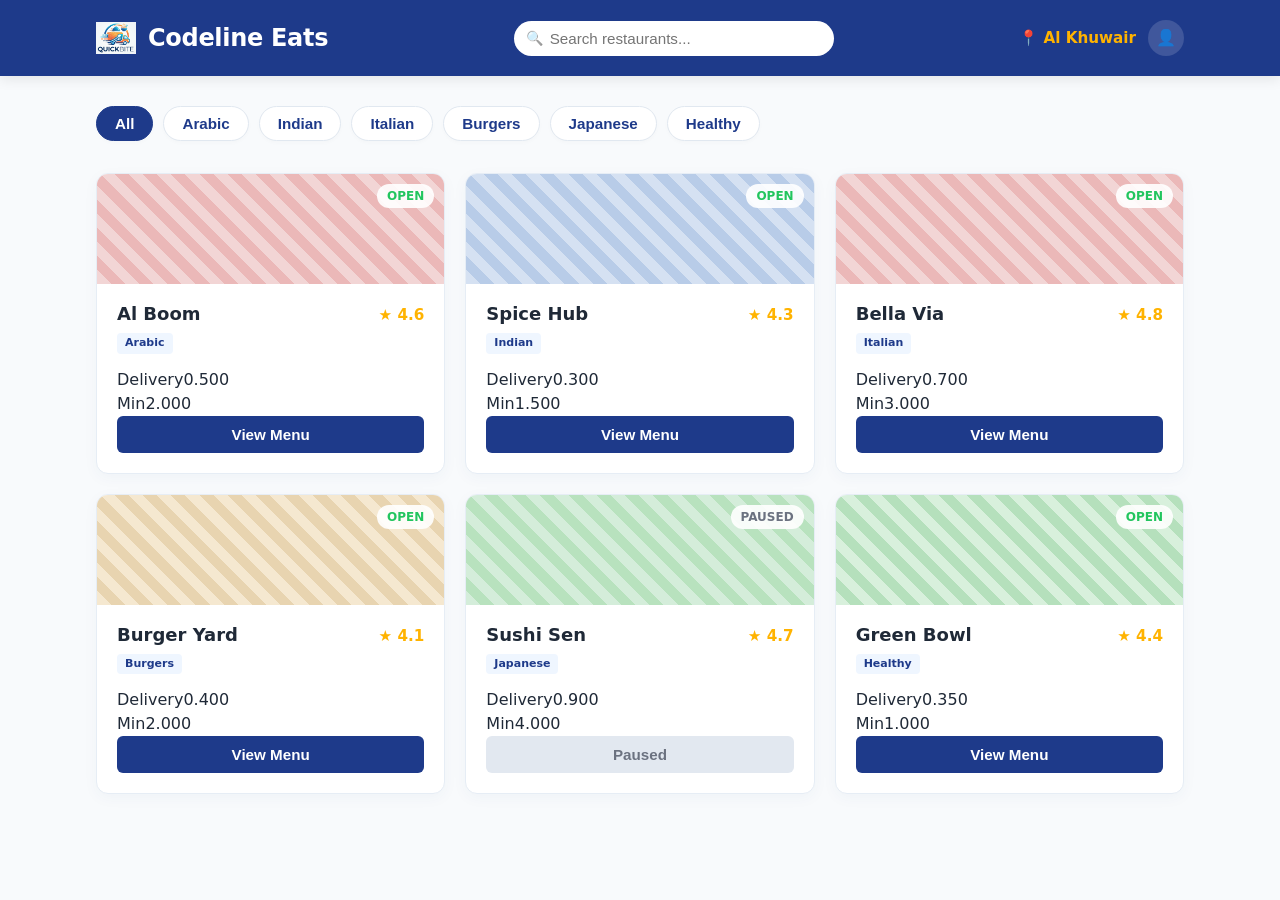
<file: HTML/index.html>
<!DOCTYPE html>
<html lang="en">
<head>
    <meta charset="UTF-8">
    <meta name="viewport" content="width=device-width, initial-scale=1.0">
    <title>Codeline Eats Mockup Preview</title>
    <link rel="stylesheet" href="style.css">
    <script type="module" src="index.js"></script>
</head>
<body>

    <header class="app-header">
        <div class="container app-header__wrapper">
            <div class="app-header__brand">
                <span class="app-header__logo-icon">
                    <img src="logo.png" alt="Codeline Eats Logo" class="brand-logo-img">
                </span>
                <h1 class="app-header__title">Codeline Eats</h1>
            </div>
            <div class="header-search-box">
                <span class="search-icon">🔍</span>
                <input id="search-input" type="text" class="header-search-input" placeholder="Search restaurants...">
            </div>
            <div class="app-header__meta">
                <div class="location-badge">📍 Al Khuwair</div>
                <div class="user-avatar">👤</div>
            </div>
        </div>
    </header>

    <div class="container">
        <section class="filters-container">
            <div class="filters-row">
                <button class="chip chip--active" data-cuisine="All">All</button>
                <button class="chip" data-cuisine="Arabic">Arabic</button>
                <button class="chip" data-cuisine="Indian">Indian</button>
                <button class="chip" data-cuisine="Italian">Italian</button>
                <button class="chip" data-cuisine="Burgers">Burgers</button>
                <button class="chip" data-cuisine="Japanese">Japanese</button>
                <button class="chip" data-cuisine="Healthy">Healthy</button>
            </div>
        </section>

        <section id="restaurant-grid" class="restaurant-grid">
            
            <article class="restaurant-card" data-cuisine="Arabic" data-id="1">
                <div class="restaurant-card__cover pattern-coral">
                    <span class="status-badge status-badge--open">Open</span>
                </div>
                <div class="restaurant-card__body">
                    <div class="title-row">
                        <h3>Al Boom</h3>
                        <span class="rating">★ 4.6</span>
                    </div>
                    <div class="cuisine-tag">Arabic</div>
                    <div class="metrics-row">
                        <div class="metric-field"><span class="metric-label">Delivery</span><span class="metric-value">0.500</span></div>
                        <div class="metric-field"><span class="metric-label">Min</span><span class="metric-value">2.000</span></div>
                    </div>
                    <button class="btn btn--primary" data-id="1">View Menu</button>
                </div>
            </article>

            <article class="restaurant-card" data-cuisine="Indian" data-id="2">
                <div class="restaurant-card__cover pattern-blue">
                    <span class="status-badge status-badge--open">Open</span>
                </div>
                <div class="restaurant-card__body">
                    <div class="title-row">
                        <h3>Spice Hub</h3>
                        <span class="rating">★ 4.3</span>
                    </div>
                    <div class="cuisine-tag">Indian</div>
                    <div class="metrics-row">
                        <div class="metric-field"><span class="metric-label">Delivery</span><span class="metric-value">0.300</span></div>
                        <div class="metric-field"><span class="metric-label">Min</span><span class="metric-value">1.500</span></div>
                    </div>
                    <button class="btn btn--primary" data-id="2">View Menu</button>
                </div>
            </article>

            <article class="restaurant-card" data-cuisine="Italian" data-id="3">
                <div class="restaurant-card__cover pattern-coral">
                    <span class="status-badge status-badge--open">Open</span>
                </div>
                <div class="restaurant-card__body">
                    <div class="title-row">
                        <h3>Bella Via</h3>
                        <span class="rating">★ 4.8</span>
                    </div>
                    <div class="cuisine-tag">Italian</div>
                    <div class="metrics-row">
                        <div class="metric-field"><span class="metric-label">Delivery</span><span class="metric-value">0.700</span></div>
                        <div class="metric-field"><span class="metric-label">Min</span><span class="metric-value">3.000</span></div>
                    </div>
                    <button class="btn btn--primary" data-id="3">View Menu</button>
                </div>
            </article>

            <article class="restaurant-card" data-cuisine="Burgers" data-id="4">
                <div class="restaurant-card__cover pattern-tan">
                    <span class="status-badge status-badge--open">Open</span>
                </div>
                <div class="restaurant-card__body">
                    <div class="title-row">
                        <h3>Burger Yard</h3>
                        <span class="rating">★ 4.1</span>
                    </div>
                    <div class="cuisine-tag">Burgers</div>
                    <div class="metrics-row">
                        <div class="metric-field"><span class="metric-label">Delivery</span><span class="metric-value">0.400</span></div>
                        <div class="metric-field"><span class="metric-label">Min</span><span class="metric-value">2.000</span></div>
                    </div>
                    <button class="btn btn--primary" data-id="4">View Menu</button>
                </div>
            </article>

            <article class="restaurant-card" data-cuisine="Japanese" data-id="5">
                <div class="restaurant-card__cover pattern-mint">
                    <span class="status-badge status-badge--paused">Paused</span>
                </div>
                <div class="restaurant-card__body">
                    <div class="title-row">
                        <h3>Sushi Sen</h3>
                        <span class="rating">★ 4.7</span>
                    </div>
                    <div class="cuisine-tag">Japanese</div>
                    <div class="metrics-row">
                        <div class="metric-field"><span class="metric-label">Delivery</span><span class="metric-value">0.900</span></div>
                        <div class="metric-field"><span class="metric-label">Min</span><span class="metric-value">4.000</span></div>
                    </div>
                    <button class="btn btn--disabled" disabled>Paused</button>
                </div>
            </article>

            <article class="restaurant-card" data-cuisine="Healthy" data-id="6">
                <div class="restaurant-card__cover pattern-green">
                    <span class="status-badge status-badge--open">Open</span>
                </div>
                <div class="restaurant-card__body">
                    <div class="title-row">
                        <h3>Green Bowl</h3>
                        <span class="rating">★ 4.4</span>
                    </div>
                    <div class="cuisine-tag">Healthy</div>
                    <div class="metrics-row">
                        <div class="metric-field"><span class="metric-label">Delivery</span><span class="metric-value">0.350</span></div>
                        <div class="metric-field"><span class="metric-label">Min</span><span class="metric-value">1.000</span></div>
                    </div>
                    <button class="btn btn--primary" data-id="6">View Menu</button>
                </div>
            </article>
        </section>
    </div>

</body>
</html>
</file>
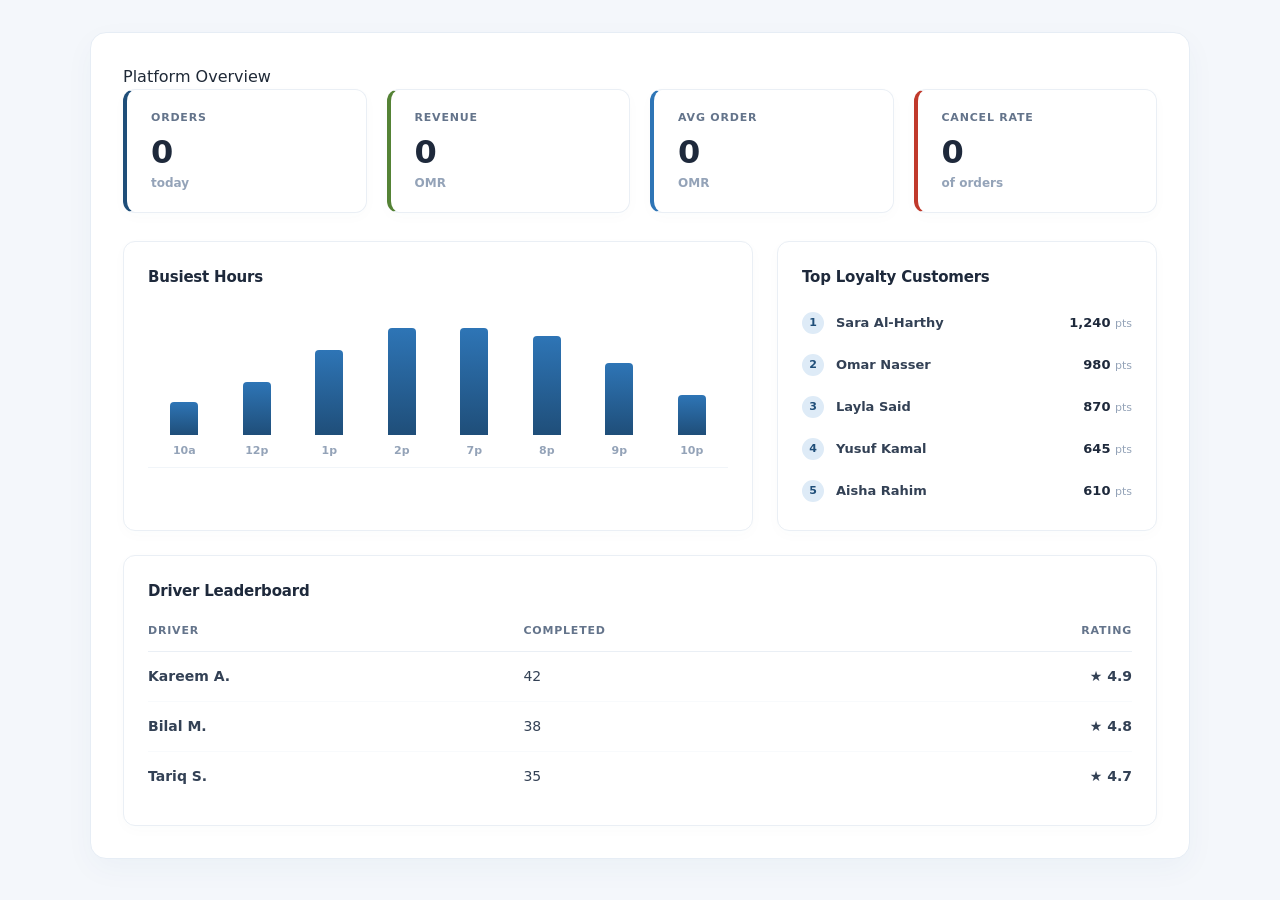
<file: HTML/admin.html>
<!DOCTYPE html>
<html lang="en">
<head>
    <meta charset="UTF-8">
    <meta name="viewport" content="width=device-width, initial-scale=1.0">
    <title>Admin Dashboard - Codeline Eats</title>
    <link rel="stylesheet" href="style.css">
    <script type="module" src="admin.js"></script>
</head>
<body class="admin-body">

    <main class="container admin-container">
        <div class="endpoint-badge">Platform Overview</div>
        <section class="metrics-grid">
            <div class="metric-card metric-card--orders">
                <span class="metric-title">ORDERS</span>
                <div class="metric-value-row">
                <span id="metric-orders" class="metric-number">0</span>                </div>
                <span class="metric-sub">today</span>
            </div>

            <div class="metric-card metric-card--revenue">
                <span class="metric-title">REVENUE</span>
                <div class="metric-value-row">
                <span id="metric-revenue" class="metric-number">0</span>                </div>
                <span class="metric-sub">OMR</span>
            </div>

            <div class="metric-card metric-card--avg">
                <span class="metric-title">AVG ORDER</span>
                <div class="metric-value-row">
                <span id="metric-average" class="metric-number">0</span>
                </div>
                <span class="metric-sub">OMR</span>
            </div>

            <div class="metric-card metric-card--cancel">
                <span class="metric-title">CANCEL RATE</span>
                <div class="metric-value-row">
                <span id="metric-cancel" class="metric-number">0</span>
                </div>
                <span class="metric-sub">of orders</span>
            </div>
        </section>

        <section class="dashboard-mid-grid">
            
            <div class="admin-panel busiest-panel">
                <h3 class="panel-title">Busiest Hours</h3>
                <div class="bar-chart-container">
                    <div class="bar-column">
                        <div class="bar-fill" style="height: 25%;"></div>
                        <span class="bar-label">10a</span>
                    </div>
                    <div class="bar-column">
                        <div class="bar-fill" style="height: 40%;"></div>
                        <span class="bar-label">12p</span>
                    </div>
                    <div class="bar-column">
                        <div class="bar-fill" style="height: 65%;"></div>
                        <span class="bar-label">1p</span>
                    </div>
                    <div class="bar-column">
                        <div class="bar-fill" style="height: 85%;"></div>
                        <span class="bar-label">2p</span>
                    </div>
                    <div class="bar-column">
                        <div class="bar-fill" style="height: 90%;"></div>
                        <span class="bar-label">7p</span>
                    </div>
                    <div class="bar-column">
                        <div class="bar-fill" style="height: 75%;"></div>
                        <span class="bar-label">8p</span>
                    </div>
                    <div class="bar-column">
                        <div class="bar-fill" style="height: 55%;"></div>
                        <span class="bar-label">9p</span>
                    </div>
                    <div class="bar-column">
                        <div class="bar-fill" style="height: 30%;"></div>
                        <span class="bar-label">10p</span>
                    </div>
                </div>
            </div>

            <div class="admin-panel loyalty-panel">
                <h3 class="panel-title">Top Loyalty Customers</h3>
                    <ul id="top-loyalty-list" class="loyalty-list">                    <li class="loyalty-row">
                        <div class="customer-info">
                            <span class="rank-badge">1</span>
                            <span class="customer-name">Sara Al-Harthy</span>
                        </div>
                        <span class="loyalty-points">1,240 <span class="pts-lbl">pts</span></span>
                    </li>
                    <li class="loyalty-row">
                        <div class="customer-info">
                            <span class="rank-badge">2</span>
                            <span class="customer-name">Omar Nasser</span>
                        </div>
                        <span class="loyalty-points">980 <span class="pts-lbl">pts</span></span>
                    </li>
                    <li class="loyalty-row">
                        <div class="customer-info">
                            <span class="rank-badge">3</span>
                            <span class="customer-name">Layla Said</span>
                        </div>
                        <span class="loyalty-points">870 <span class="pts-lbl">pts</span></span>
                    </li>
                    <li class="loyalty-row">
                        <div class="customer-info">
                            <span class="rank-badge">4</span>
                            <span class="customer-name">Yusuf Kamal</span>
                        </div>
                        <span class="loyalty-points">645 <span class="pts-lbl">pts</span></span>
                    </li>
                    <li class="loyalty-row">
                        <div class="customer-info">
                            <span class="rank-badge">5</span>
                            <span class="customer-name">Aisha Rahim</span>
                        </div>
                        <span class="loyalty-points">610 <span class="pts-lbl">pts</span></span>
                    </li>
                </ul>
            </div>

        </section>

        <section class="admin-panel leaderboard-panel">
            <h3 class="panel-title">Driver Leaderboard</h3>
            <table class="leaderboard-table">
                <thead>
                    <tr>
                        <th>DRIVER</th>
                        <th>COMPLETED</th>
                        <th>RATING</th>
                    </tr>
                </thead>
                <tbody>
                    <tr>
                        <td class="driver-name-cell">Kareem A.</td>
                        <td>42</td>
                        <td class="rating-cell">★ 4.9</td>
                    </tr>
                    <tr>
                        <td class="driver-name-cell">Bilal M.</td>
                        <td>38</td>
                        <td class="rating-cell">★ 4.8</td>
                    </tr>
                    <tr>
                        <td class="driver-name-cell">Tariq S.</td>
                        <td>35</td>
                        <td class="rating-cell">★ 4.7</td>
                    </tr>
                </tbody>
            </table>
        </section>
    </main>

</body>
</html>
</file>
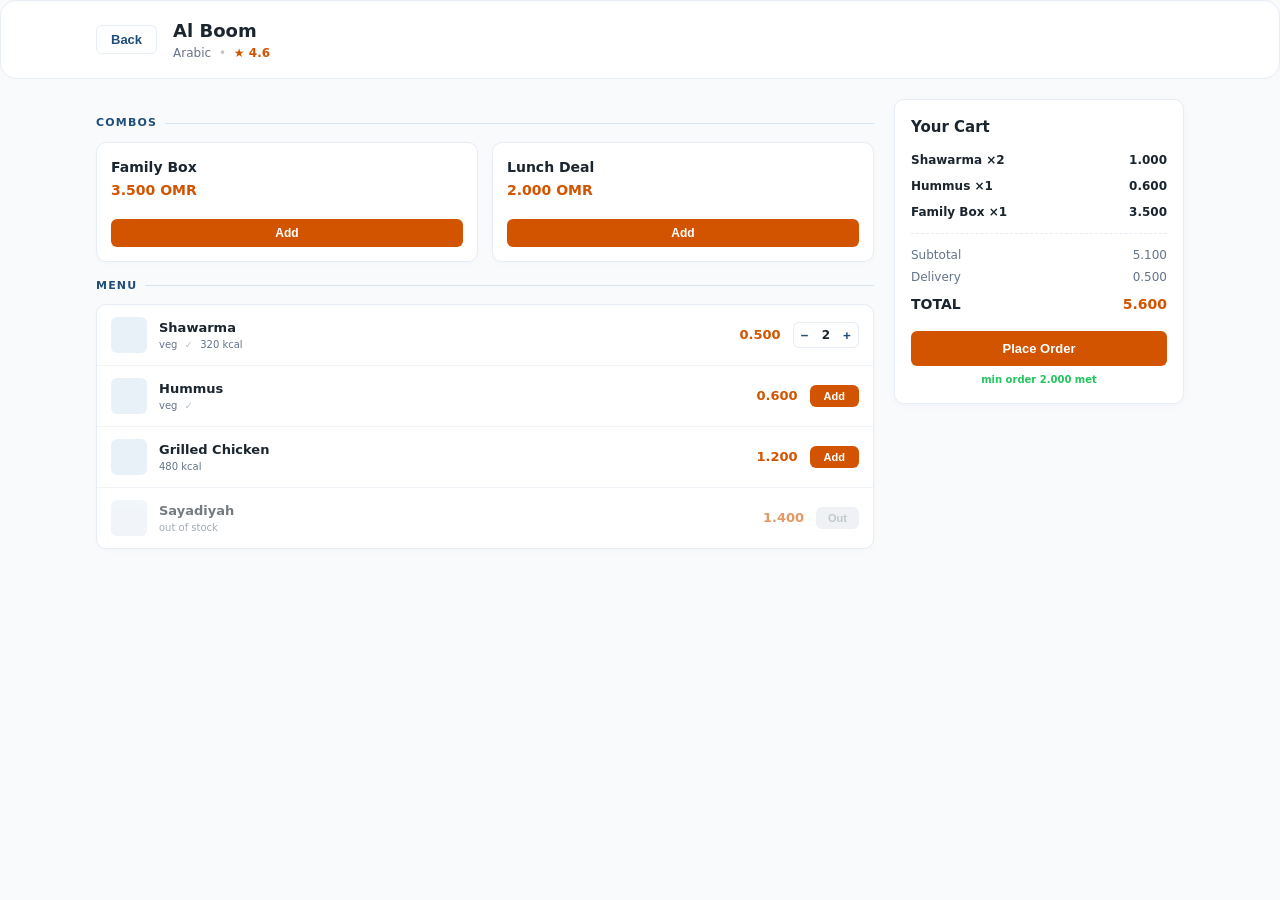
<file: HTML/menu.html>
<!DOCTYPE html>
<html lang="en">
<head>
    <meta charset="UTF-8">
    <meta name="viewport" content="width=device-width, initial-scale=1.0">
    <title>Al Boom - Menu & Cart</title>
    <link rel="stylesheet" href="style.css">
    <script type="module" src="menu.js"></script>
</head>
<body>

    <header class="menu-header">
        <div class="container menu-header__wrapper">
            <button class="back-btn">Back</button>
            <div class="restaurant-meta">
                <h1>Al Boom</h1>
                <p>Arabic <span class="dot">•</span> <span class="star-rating">★ 4.6</span></p>
            </div>
        </div>
    </header>

    <main class="container workspace-grid">
        
        <section class="menu-catalog">
            
            <div class="category-label">COMBOS</div>
            <div class="combos-grid">
                <div class="combo-card" data-name="Family Box" data-price="3.500">
                    <div class="combo-info">
                        <h4>Family Box</h4>
                        <div class="combo-price">3.500 OMR</div>
                    </div>
                    <button class="btn-add-combo js-add-btn">Add</button>
                    <div class="stepper" style="display:none;">
    <button class="stepper-btn js-minus">−</button>
    <span class="stepper-value js-qty">0</span>
    <button class="stepper-btn js-plus">+</button>
</div>
                </div>

                <div class="combo-card" data-name="Lunch Deal" data-price="2.000">
                    <div class="combo-info">
                        <h4>Lunch Deal</h4>
                        <div class="combo-price">2.000 OMR</div>
                    </div>
                    <button class="btn-add-combo js-add-btn">Add</button>
                    <div class="stepper" style="display:none;">
    <button class="stepper-btn js-minus">−</button>
    <span class="stepper-value js-qty">0</span>
    <button class="stepper-btn js-plus">+</button>
</div>
                </div>
            </div>

            <div class="category-label">MENU</div>
            <div class="menu-stack">
                
                <div class="menu-row js-menu-item" data-name="Shawarma" data-price="0.500">
                    <div class="menu-row__thumb"></div>
                    <div class="menu-row__info">
                        <h4>Shawarma</h4>
                        <p>veg <span class="dot">✓</span> 320 kcal</p>
                    </div>
                    <div class="menu-row__price">0.500</div>
                    <div class="stepper active">
                        <button class="stepper-btn js-minus">−</button>
                        <span class="stepper-value js-qty">2</span>
                        <button class="stepper-btn js-plus">+</button>
                    </div>
                </div>
                
                <div class="menu-row js-menu-item" data-name="Hummus" data-price="0.600">
                    <div class="menu-row__thumb"></div>
                    <div class="menu-row__info">
                        <h4>Hummus</h4>
                        <p>veg <span class="dot">✓</span></p>
                    </div>
                    <div class="menu-row__price">0.600</div>
                    <button class="btn-add js-add-btn">Add</button>
                    <div class="stepper" style="display:none;">
    <button class="stepper-btn js-minus">−</button>
    <span class="stepper-value js-qty">0</span>
    <button class="stepper-btn js-plus">+</button>
</div>
                </div>
                
                <div class="menu-row js-menu-item" data-name="Grilled Chicken" data-price="1.200">
                    <div class="menu-row__thumb"></div>
                    <div class="menu-row__info">
                        <h4>Grilled Chicken</h4>
                        <p>480 kcal</p>
                    </div>
                    <div class="menu-row__price">1.200</div>
                    <button class="btn-add js-add-btn">Add</button>
                    <div class="stepper" style="display:none;">
    <button class="stepper-btn js-minus">−</button>
    <span class="stepper-value js-qty">0</span>
    <button class="stepper-btn js-plus">+</button>
</div>
                </div>
                
                <div class="menu-row menu-row--disabled" data-name="Sayadiyah" data-price="1.400">
                    <div class="menu-row__thumb"></div>
                    <div class="menu-row__info">
                        <h4>Sayadiyah</h4>
                        <p>out of stock</p>
                    </div>
                    <div class="menu-row__price">1.400</div>
                    <button class="btn-out" disabled>Out</button>
                </div>

            </div>
        </section>

        <aside class="cart-sidebar">
            <div class="cart-card">
                <h2>Your Cart</h2>

                <div class="cart-items-list" id="cart-items-container">
                    <div class="cart-line-row">
                        <span class="cart-item-name">Shawarma ×2</span>
                        <span class="cart-line-total">1.000</span>
                    </div>
                    <div class="cart-line-row">
                        <span class="cart-item-name">Hummus ×1</span>
                        <span class="cart-line-total">0.600</span>
                    </div>
                    <div class="cart-line-row">
                        <span class="cart-item-name">Family Box ×1</span>
                        <span class="cart-line-total">3.500</span>
                    </div>
                </div>

                <hr class="summary-divider">
                
                <div class="ledger-row">
                    <span>Subtotal</span>
                    <span id="subtotal-val">5.100</span>
                </div>
                <div class="ledger-row">
                    <span>Delivery</span>
                    <span>0.500</span>
                </div>
                
                <div class="ledger-row ledger-row--total">
                    <span>TOTAL</span>
                    <span class="total-val" id="total-val">5.600</span>
                </div>

                <button class="btn-order">Place Order</button>
                <div class="min-order-status">min order 2.000 met</div>
            </div>
        </aside>
    </main>

</body>
</html>
</file>
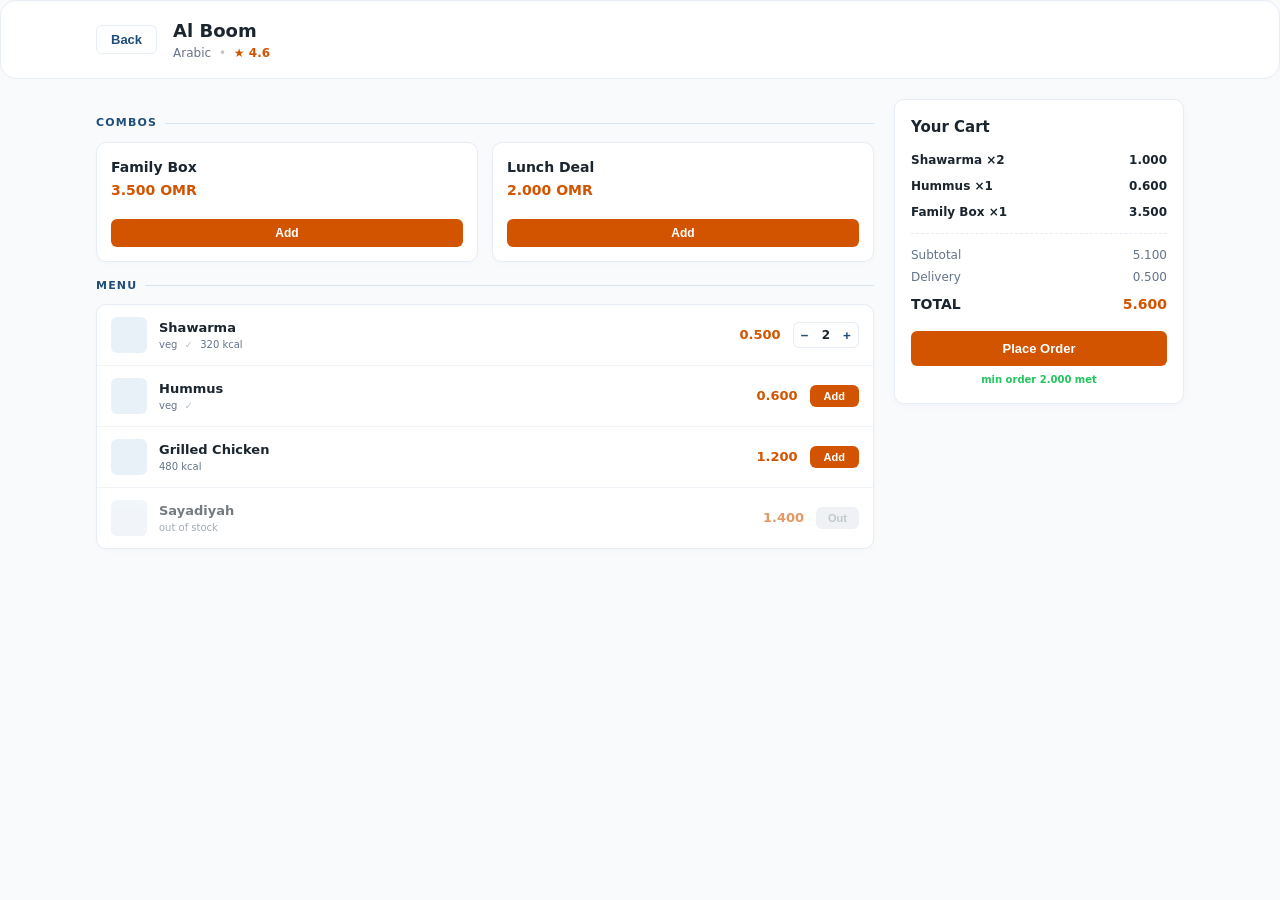
<file: HTML/menuAndCart.html>
<!DOCTYPE html>
<html lang="en">
<head>
    <meta charset="UTF-8">
    <meta name="viewport" content="width=device-width, initial-scale=1.0">
    <title>Al Boom - Menu & Cart</title>
    <link rel="stylesheet" href="style.css">
    <script src="menu.js" defer></script>
</head>
<body>

    <header class="menu-header">
        <div class="container menu-header__wrapper">
            <button class="back-btn" onclick="window.history.back()">Back</button>
            <div class="restaurant-meta">
                <h1>Al Boom</h1>
                <p>Arabic <span class="dot">•</span> <span class="star-rating">★ 4.6</span></p>
            </div>
        </div>
    </header>

    <main class="container workspace-grid">
        
        <section class="menu-catalog">
            
            <div class="category-label">COMBOS</div>
            <div class="combos-grid">
                <div class="combo-card" data-name="Family Box" data-price="3.500">
                    <div class="combo-info">
                        <h4>Family Box</h4>
                        <div class="combo-price">3.500 OMR</div>
                    </div>
                    <button class="btn-add-combo js-add-btn">Add</button>
                </div>

                <div class="combo-card" data-name="Lunch Deal" data-price="2.000">
                    <div class="combo-info">
                        <h4>Lunch Deal</h4>
                        <div class="combo-price">2.000 OMR</div>
                    </div>
                    <button class="btn-add-combo js-add-btn">Add</button>
                </div>
            </div>

            <div class="category-label">MENU</div>
            <div class="menu-stack">
                
                <div class="menu-row js-menu-item" data-name="Shawarma" data-price="0.500">
                    <div class="menu-row__thumb"></div>
                    <div class="menu-row__info">
                        <h4>Shawarma</h4>
                        <p>veg <span class="dot">✓</span> 320 kcal</p>
                    </div>
                    <div class="menu-row__price">0.500</div>
                    <div class="stepper active">
                        <button class="stepper-btn js-minus">−</button>
                        <span class="stepper-value js-qty">2</span>
                        <button class="stepper-btn js-plus">+</button>
                    </div>
                </div>
                
                <div class="menu-row js-menu-item" data-name="Hummus" data-price="0.600">
                    <div class="menu-row__thumb"></div>
                    <div class="menu-row__info">
                        <h4>Hummus</h4>
                        <p>veg <span class="dot">✓</span></p>
                    </div>
                    <div class="menu-row__price">0.600</div>
                    <button class="btn-add js-add-btn">Add</button>
                </div>
                
                <div class="menu-row js-menu-item" data-name="Grilled Chicken" data-price="1.200">
                    <div class="menu-row__thumb"></div>
                    <div class="menu-row__info">
                        <h4>Grilled Chicken</h4>
                        <p>480 kcal</p>
                    </div>
                    <div class="menu-row__price">1.200</div>
                    <button class="btn-add js-add-btn">Add</button>
                </div>
                
                <div class="menu-row menu-row--disabled" data-name="Sayadiyah" data-price="1.400">
                    <div class="menu-row__thumb"></div>
                    <div class="menu-row__info">
                        <h4>Sayadiyah</h4>
                        <p>out of stock</p>
                    </div>
                    <div class="menu-row__price">1.400</div>
                    <button class="btn-out" disabled>Out</button>
                </div>

            </div>
        </section>

        <aside class="cart-sidebar">
            <div class="cart-card">
                <h2>Your Cart</h2>

                <div class="cart-items-list" id="cart-items-container">
                    <div class="cart-line-row">
                        <span class="cart-item-name">Shawarma ×2</span>
                        <span class="cart-line-total">1.000</span>
                    </div>
                    <div class="cart-line-row">
                        <span class="cart-item-name">Hummus ×1</span>
                        <span class="cart-line-total">0.600</span>
                    </div>
                    <div class="cart-line-row">
                        <span class="cart-item-name">Family Box ×1</span>
                        <span class="cart-line-total">3.500</span>
                    </div>
                </div>

                <hr class="summary-divider">
                
                <div class="ledger-row">
                    <span>Subtotal</span>
                    <span id="subtotal-val">5.100</span>
                </div>
                <div class="ledger-row">
                    <span>Delivery</span>
                    <span>0.500</span>
                </div>
                
                <div class="ledger-row ledger-row--total">
                    <span>TOTAL</span>
                    <span class="total-val" id="total-val">5.600</span>
                </div>

                <button class="btn-order">Place Order</button>
                <div class="min-order-status">min order 2.000 met</div>
            </div>
        </aside>
    </main>

</body>
</html>
</file>
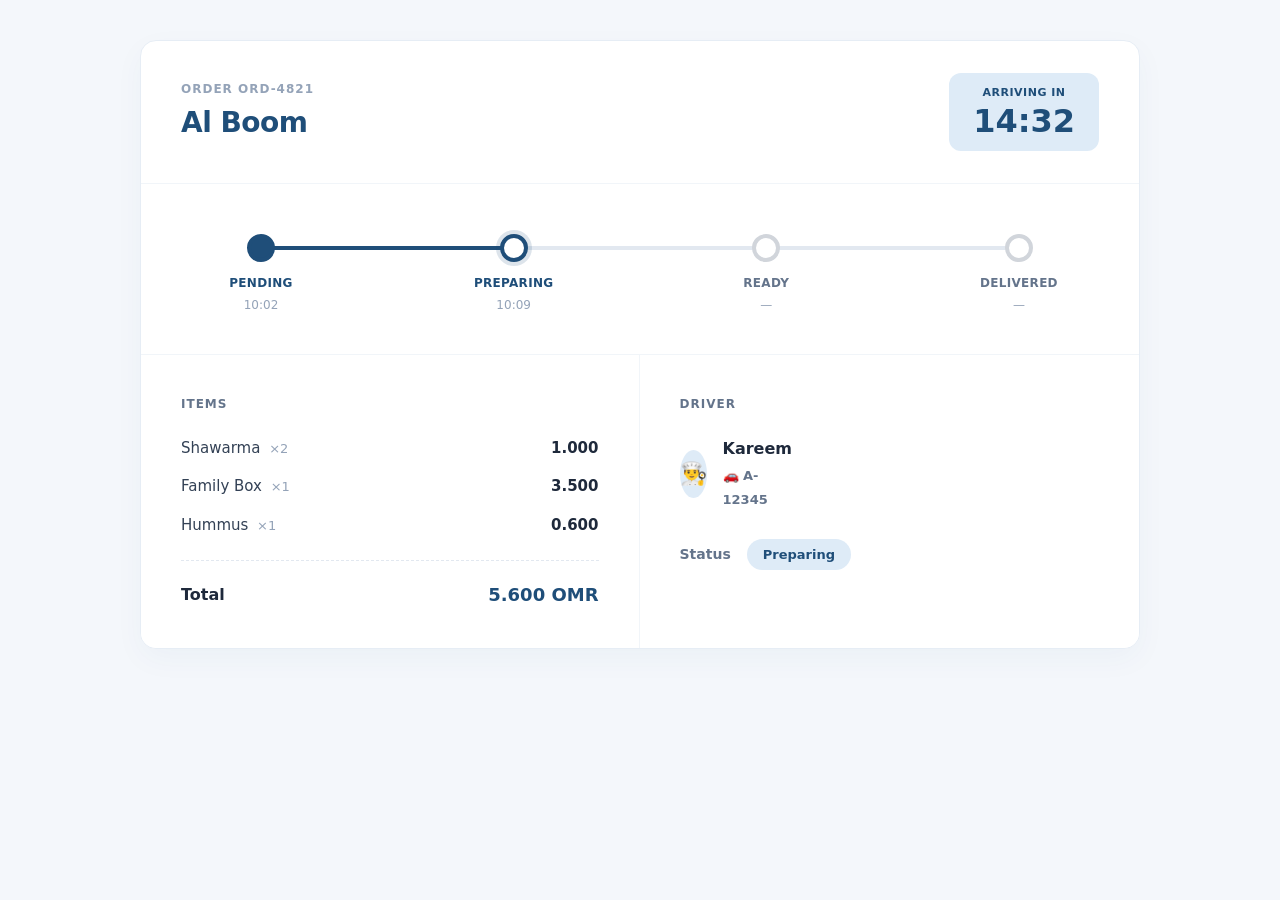
<file: HTML/track.html>
<!DOCTYPE html>
<html lang="en">
<head>
    <meta charset="UTF-8">
    <meta name="viewport" content="width=device-width, initial-scale=1.0">
    <title>Codeline Eats - Track Order</title>
    <link rel="stylesheet" href="style.css">
    <script type="module" src="track.js"></script>
</head>
<body class="tracking-body">

    <main class="container tracking-container">
        <section class="tracking-header">
            <div class="tracking-header__title-group">
                <span id="order-id-label" class="order-id-label">ORDER ORD-4821</span>
                <h1 id="order-status-title" class="restaurant-name">Al Boom</h1>
            </div>
            <div class="eta-badge">
                <span class="eta-label">ARRIVING IN</span>
                <span id="live-countdown" class="eta-timer">14:32</span>
            </div>
        </section>

        <section class="timeline-container">
            <div class="timeline-progress-line">
                <div class="timeline-progress-fill" style="width: 33.33%;"></div>
            </div>

            <div class="timeline-steps-wrapper">
                <div class="timeline-node step--completed">
                    <div class="node-circle"></div>
                    <span class="node-label">PENDING</span>
                    <span class="node-time">10:02</span>
                </div>

                <div class="timeline-node step--active">
                    <div class="node-circle"></div>
                    <span class="node-label">PREPARING</span>
                    <span class="node-time">10:09</span>
                </div>

                <div class="timeline-node">
                    <div class="node-circle"></div>
                    <span class="node-label">READY</span>
                    <span class="node-time">—</span>
                </div>

                <div class="timeline-node">
                    <div class="node-circle"></div>
                    <span class="node-label">DELIVERED</span>
                    <span class="node-time">—</span>
                </div>
            </div>
        </section>

        <section class="tracking-details-grid">

            <div class="details-panel items-panel">
                <h3 class="panel-heading">ITEMS</h3>
                <div class="receipt-list">
                    <div class="receipt-row">
                        <span class="item-name">Shawarma <span class="qty-multiply">×2</span></span>
                        <span class="item-cost">1.000</span>
                    </div>
                    <div class="receipt-row">
                        <span class="item-name">Family Box <span class="qty-multiply">×1</span></span>
                        <span class="item-cost">3.500</span>
                    </div>
                    <div class="receipt-row">
                        <span class="item-name">Hummus <span class="qty-multiply">×1</span></span>
                        <span class="item-cost">0.600</span>
                    </div>
                </div>
                <div class="receipt-total-row">
                    <span>Total</span>
                    <span class="total-currency">5.600 OMR</span>
                </div>
            </div>

            <div class="details-panel driver-panel">
                <h3 class="panel-heading">DRIVER</h3>
                <div class="driver-profile-card">
                    <div class="driver-avatar-placeholder">👨‍🍳</div>
                    <div class="driver-info-meta">
                        <h4>Kareem</h4>
                        <span class="vehicle-plate">🚗 A-12345</span>
                    </div>
                </div>
                <div class="driver-status-row">
                    <span class="status-lbl">Status</span>
                    <span class="badge-status-pill">Preparing</span>
                </div>
            </div>

        </section>
    </main>

</body>
</html>
</file>
<file: HTML/style.css>
:root {
    --bg:#f8fafc;
    --border-color:#E6EDF5;
    --brand-blue:#1F4E79;
    --accent-orange:#D35400;
    --accent-hover:#A04000;
    --text-main:#1A252F;
    --text-muted:#64748B;
    --success-green:#22c55e;
    --radius-md:10px;
    --radius-lg:16px;
    --space-4:16px;
    --bg: #f8fafc;
    --border-color: #E6EDF5;
    --brand-blue: #1F4E79;
    --accent-orange: #D35400;
    --accent-hover: #A04000;
    --text-main: #1A252F;
    --text-muted: #64748B;
    --success-green: #22c55e;
    --radius-md: 10px;
    --radius-lg: 16px;
    --space-4: 16px;
    --brand: #1e3a8a;
    --brand-tint: #eff6ff;
    --surface: #ffffff;
    --ink: #1f2937;
    --muted: #6b7280;
    --success: #22c55e;
    --danger: #ef4444;
    --radius: 12px;
    --radius-sm: 6px;
    --radius-pill: 9999px;
    --fs-h3: 1.5rem;
    --fs-body-lg: 1.125rem;
    --fs-body: 0.95rem;
    --fs-cap: 0.75rem;
}

* {
    box-sizing: border-box;
    margin: 0;
    padding: 0;
}

body {
    font-family: system-ui, -apple-system, BlinkMacSystemFont, "Segoe UI", Roboto, Oxygen, Ubuntu, Cantarell, sans-serif;
    background-color: var(--bg);
    color: var(--ink);
    line-height: 1.5;
    --bg:#f8fafc;
}

.container {
    max-width: 1120px;
    margin: 0 auto;
    padding: 0 var(--space-4);
    --space-4:16px;
}

/*Restaurant css*/

.app-header {
    background-color: var(--brand);
    padding: 18px 0;
    margin-bottom: 30px;
    box-shadow: 0 4px 12px rgba(0, 0, 0, 0.08);
}

.app-header__wrapper {
    display: flex;
    justify-content: space-between;
    align-items: center;
    gap: 20px;
}

.app-header__brand {
    display: flex;
    align-items: center;
    gap: 12px;
}

.brand-logo-img {
    width: 40px;
    height: 40px;
    object-fit: contain;
    display: block;
}

.app-header__title {
    font-size: var(--fs-h3);
    font-weight: 800;
    color: var(--surface);
    letter-spacing: -0.3px;
    margin: 0;
}

/* Header Search Input */
.header-search-box {
    position: relative;
    flex: 1;
    max-width: 320px;
}

.search-icon {
    position: absolute;
    left: 12px;
    top: 50%;
    transform: translateY(-50%);
    font-size: 14px;
    opacity: 0.6;
}

.header-search-input {
    width: 100%;
    background-color: var(--surface);
    border: none;
    border-radius: var(--radius-pill);
    padding: 9px 16px 9px 36px;
    font-size: var(--fs-body);
    color: var(--ink);
    outline: none;
}

.app-header__meta {
    display: flex;
    align-items: center;
    gap: 12px;
}

.location-badge {
    font-size: var(--fs-body);
    font-weight: 600;
    color: #FFB300;
}

.user-avatar {
    background: rgba(255, 255, 255, 0.15);
    width: 36px;
    height: 36px;
    border-radius: 50%;
    display: flex;
    align-items: center;
    justify-content: center;
    color: var(--surface);
}

/*filltring*/
.filters-container {
    margin-bottom: 24px;
}

.filters-row {
    display: flex;
    gap: 10px;
    flex-wrap: nowrap;
    overflow-x: auto;
    padding-bottom: 8px;
    scrollbar-width: none;
}
.filters-row::-webkit-scrollbar {
    display: none;
}

.chip {
    background-color: var(--surface);
    border: 1px solid #E1E8F0;
    color: var(--brand);
    padding: 8px 18px;
    border-radius: var(--radius-pill);
    font-size: var(--fs-body);
    font-weight: 700;
    cursor: pointer;
    box-shadow: 0 2px 4px rgba(0,0,0,0.02);
    transition: all 0.2s ease;
    white-space: nowrap;
}

.chip--active, .chip:hover {
    background-color: var(--brand);
    color: var(--surface);
    border-color: var(--brand);
}


.restaurant-grid {
    display: grid;
    /* Fluid calculation guarantees 1 to 3 column distribution seamlessly */
    grid-template-columns: repeat(auto-fill, minmax(min(100%, 300px), 1fr));
    gap: 20px;
}

/* Grid layout boundary constraint logic to prevent stretching paste 3 items wide */
@media (min-width: 993px) {
    .restaurant-grid {
        grid-template-columns: repeat(3, 1fr);
    }
}

.restaurant-card {
    background-color: var(--surface);
    border-radius: var(--radius);
    overflow: hidden;
    border: 1px solid #E6EDF5;
    box-shadow: 0 4px 15px rgba(31, 78, 121, 0.04);
    display: flex;
    flex-direction: column;
    transition: transform 0.25s ease, box-shadow 0.25s ease;
}

.restaurant-card:hover {
    transform: translateY(-4px);
    box-shadow: 0 10px 25px rgba(31, 78, 121, 0.08);
}

.restaurant-card__cover {
    height: 110px;
    position: relative;
    padding: 10px;
    display: flex;
    justify-content: flex-end;
    align-items: flex-start;
}

/* Grayscale rule logic implementation for inactive statuses */
.restaurant-card--paused .restaurant-card__cover {
    filter: grayscale(100%);
    opacity: 0.6;
}

.pattern-coral { background: repeating-linear-gradient(45deg, #F2D5D5, #F2D5D5 10px, #EBB8B8 10px, #EBB8B8 20px); }
.pattern-blue { background: repeating-linear-gradient(45deg, #D5E1F2, #D5E1F2 10px, #B8CCE8 10px, #B8CCE8 20px); }
.pattern-tan { background: repeating-linear-gradient(45deg, #F5E8D0, #F5E8D0 10px, #E8D4B0 10px, #E8D4B0 20px); }
.pattern-mint { background: repeating-linear-gradient(45deg, #D4EDDA, #D4EDDA 10px, #B8E2BE 10px, #B8E2BE 20px); }
.pattern-green { background: repeating-linear-gradient(45deg, #D8F0DC, #D8F0DC 10px, #B5E0BC 10px, #B5E0BC 20px); }

.status-badge {
    font-size: var(--fs-cap);
    font-weight: 800;
    padding: 3px 10px;
    border-radius: var(--radius-pill);
    text-transform: uppercase;
}
.status-badge--open { background-color: rgba(255, 255, 255, 0.9); color: var(--success); }
.status-badge--paused { background-color: rgba(255, 255, 255, 0.9); color: var(--muted); }

.restaurant-card__body {
    padding: 16px 20px 20px 20px;
    display: flex;
    flex-direction: column;
    flex: 1;
}

.title-row {
    display: flex;
    justify-content: space-between;
    align-items: baseline;
    margin-bottom: 6px;
}

.title-row h3 {
    font-size: var(--fs-body-lg);
    font-weight: 800;
    color: var(--ink);
    margin: 0;
}

.rating {
    font-size: var(--fs-body);
    font-weight: 700;
    color: #FFB300;
}

.cuisine-tag {
    display: inline-block;
    background-color: var(--brand-tint);
    color: var(--brand);
    font-size: 11px;
    font-weight: 700;
    padding: 2px 8px;
    border-radius: 4px;
    margin-bottom: 14px;
    width: max-content;
}

/* Fixed Layout Behavior: Vertically stacked pricing metrics with captions underneath */
.pricing-container {
    margin-bottom: 16px;
    font-size: var(--fs-body);
    font-weight: 700;
    color: var(--ink);
}

.min-order-caption {
    font-size: var(--fs-cap);
    color: var(--muted);
    font-weight: 500;
    margin-top: 2px;
}

/* Buttons */
.btn {
    width: 100%;
    padding: 10px;
    border-radius: var(--radius-sm);
    font-size: var(--fs-body);
    font-weight: 700;
    border: none;
    cursor: pointer;
    text-align: center;
    margin-top: auto;
}

.btn--primary {
    background-color: var(--brand);
    color: var(--surface);
}

.btn--disabled {
    background-color: #E2E8F0;
    color: var(--muted);
    cursor: not-allowed;
}

/* ==========================================================================
   MANDATORY DEFINITION OF DONE ELEMENTS (Skeletons, Error, Empty State)
   ========================================================================== */
.error-banner {
    background-color: #fee2e2;
    color: var(--danger);
    border-bottom: 1px solid #fca5a5;
    padding: 12px;
    text-align: center;
    font-size: var(--fs-body);
    font-weight: 600;
}

.empty-state {
    text-align: center;
    padding: 40px;
    color: var(--muted);
    font-size: var(--fs-body-lg);
    font-weight: 600;
}

.skeleton-card {
    height: 280px;
    background: linear-gradient(90deg, #f3f4f6 25%, #e5e7eb 50%, #f3f4f6 75%);
    background-size: 200% 100%;
    animation: loading-shimmer 1.5s infinite;
    border-radius: var(--radius);
}

@keyframes loading-shimmer {
    0% { background-position: 200% 0; }
    100% { background-position: -200% 0; }
}

/* Mobile Alignment Polish Rules */
@media (max-width: 576px) {
    .app-header__wrapper {
        flex-direction: column;
        align-items: stretch;
    }
    .header-search-box {
        max-width: 100%;
    }
}

/*menu, cart and order css */
.menu-header {
    background-color: var(--surface);
    padding: 16px 20px;
    border-radius: var(--radius-lg);
    border: 1px solid var(--border-color);
    margin-bottom: 20px;
}

.menu-header__wrapper {
    display: flex;
    align-items: center;
    gap: 16px;
}

.back-btn {
    background: var(--surface);
    border: 1px solid var(--border-color);
    color: var(--brand-blue);
    padding: 6px 14px;
    border-radius: var(--radius-sm);
    font-weight: 700;
    font-size: 13px;
    cursor: pointer;
}

.restaurant-meta h1 {
    font-size: 18px;
    font-weight: 800;
    color: #1A252F;
}

.restaurant-meta p {
    font-size: 12px;
    color: var(--text-muted);
}

.star-rating {
    color: #D35400;
    font-weight: 700;
}

.dot {
    margin: 0 4px;
    color: #BDC3C7;
}

/* Workspace Grid Layout */
.workspace-grid {
    display: grid;
    grid-template-columns: 1fr 290px;
    gap: 20px;
    align-items: start;
}

.category-label {
    font-size: 11px;
    font-weight: 800;
    letter-spacing: 1.2px;
    color: var(--brand-blue);
    margin: 16px 0 10px 0;
    display: flex;
    align-items: center;
    gap: 8px;
}

.category-label::after {
    content: "";
    flex-grow: 1;
    height: 1px;
    background-color: #D6E4F0;
}

/* Combos Section */
.combos-grid {
    display: grid;
    grid-template-columns: repeat(2, 1fr);
    gap: 14px;
}

.combo-card {
    background: var(--surface);
    border: 1px solid var(--border-color);
    border-radius: var(--radius-md);
    padding: 14px;
    display: flex;
    flex-direction: column;
    justify-content: space-between;
    box-shadow: 0 2px 6px rgba(31, 78, 121, 0.02);
    min-height:120px;
}

.combo-info h4 {
    font-size: 14px;
    font-weight: 800;
    color: #1A252F;
    margin-bottom: 2px;
}

.combo-price {
    font-size: 14px;
    font-weight: 800;
    color: var(--accent-orange);
    margin-bottom: 12px;
}

.btn-add-combo {
    width: 100%;
    background: var(--accent-orange);
    color: var(--surface);
    border: none;
    padding: 7px 0;
    border-radius: var(--radius-sm);
    font-weight: 700;
    font-size: 12px;
    cursor: pointer;
    text-align: center;
}

.btn-add-combo:hover {
    background: var(--accent-hover);
}

/* Menu Stack */
.menu-stack {
    background: var(--surface);
    border-radius: var(--radius-md);
    border: 1px solid var(--border-color);
    overflow: hidden;
    box-shadow: 0 2px 6px rgba(31, 78, 121, 0.02);
}

.menu-row {
    padding: 12px 14px;
    display: flex;
    align-items: center;
    gap: 12px;
    border-bottom: 1px solid #F0F4F8;
}

.menu-row:last-child {
    border-bottom: none;
}

.menu-row--disabled {
    opacity: 0.6;
}

.menu-row__thumb {
    width: 36px;
    height: 36px;
    border-radius: var(--radius-sm);
    background-color: #E8F0F8;
    flex-shrink: 0;
}

.menu-row__info {
    flex-grow: 1;
}

.menu-row__info h4 {
    font-size: 13px;
    font-weight: 700;
    color: #1A252F;
}

.menu-row__info p {
    font-size: 10px;
    color: var(--text-muted);
}

.menu-row__price {
    font-size: 13px;
    font-weight: 800;
    color: var(--accent-orange);
    min-width: 50px;
    text-align: right;
}

/* Action Buttons & Stepper */
.btn-add {
    background: var(--accent-orange);
    color: var(--surface);
    border: none;
    padding: 5px 14px;
    border-radius: var(--radius-sm);
    font-weight: 700;
    font-size: 11px;
    cursor: pointer;
}

.btn-add:hover {
    background: var(--accent-hover);
}

.btn-out {
    background: #E5E9EE;
    color: #95A5A6;
    border: none;
    padding: 5px 12px;
    border-radius: var(--radius-sm);
    font-weight: 700;
    font-size: 11px;
    cursor: not-allowed;
}

.stepper {
    display: flex;
    align-items: center;
    border: 1px solid var(--border-color);
    border-radius: var(--radius-sm);
    background: var(--surface);
    overflow: hidden;
}

.stepper-btn {
    background: none;
    border: none;
    color: var(--brand-blue);
    width: 22px;
    height: 24px;
    font-weight: bold;
    cursor: pointer;
}

.stepper-value {
    font-size: 12px;
    font-weight: 800;
    padding: 0 6px;
    color: #1A252F;
}

/* Cart Sidebar */
.cart-card {
    background: var(--surface);
    border: 1px solid var(--border-color);
    border-radius: var(--radius-md);
    padding: 16px;
    box-shadow: 0 2px 8px rgba(31, 78, 121, 0.03);
}

.cart-card h2 {
    font-size: 15px;
    font-weight: 800;
    margin-bottom: 12px;
    color: #1A252F;
}

.cart-items-list {
    display: flex;
    flex-direction: column;
    gap: 8px;
    font-size: 12px;
}

.cart-line-row {
    display: flex;
    justify-content: space-between;
    align-items: center;
}

.cart-item-name {
    color: var(--text-main);
    font-weight: 600;
}

.cart-line-total {
    font-weight: 700;
    color: #1A252F;
}

.summary-divider {
    border: none;
    border-top: 1px dashed var(--border-color);
    margin: 12px 0;
}

.ledger-row {
    display: flex;
    justify-content: space-between;
    font-size: 12px;
    color: var(--text-muted);
    margin-bottom: 4px;
}

.ledger-row--total {
    font-size: 14px;
    font-weight: 800;
    color: #1A252F;
    margin-top: 8px;
}

.total-val {
    color: var(--accent-orange);
}

.btn-order {
    width: 100%;
    background: var(--accent-orange);
    color: var(--surface);
    border: none;
    padding: 10px 0;
    border-radius: var(--radius-sm);
    font-size: 13px;
    font-weight: 800;
    cursor: pointer;
    margin: 12px 0 6px 0;
}

.btn-order:hover {
    background: var(--accent-hover);
}

.min-order-status {
    text-align: center;
    font-size: 10px;
    font-weight: 700;
    color: var(--success-green);
}

/*responsive*/

@media (max-width: 768px) {
    .workspace-grid {
        grid-template-columns: 1fr;
    }
    .combos-grid {
        grid-template-columns: 1fr;
    }
}

/*tracking css */
.tracking-body {
    background-color: #F4F7FB;
    padding: 40px 0;
}

.tracking-container {
    background: #FFFFFF;
    border-radius: 16px;
    border: 1px solid #E6EDF5;
    box-shadow: 0 10px 30px rgba(31, 78, 121, 0.04);
    padding: 0;
    overflow: hidden;
    max-width: 1000px;
}


.tracking-header {
    display: flex;
    justify-content: space-between;
    align-items: center;
    padding: 32px 40px;
    border-bottom: 1px solid #F1F5F9;
}

.order-id-label {
    font-size: 12px;
    font-weight: 700;
    color: #94A3B8;
    letter-spacing: 1px;
    display: block;
    margin-bottom: 4px;
}

.restaurant-name {
    font-size: 28px;
    font-weight: 800;
    color: #1F4E79;
    letter-spacing: -0.5px;
}


.eta-badge {
    background-color: #DEEBF7;
    border-radius: 12px;
    padding: 12px 24px;
    text-align: center;
    min-width: 140px;
}

.eta-label {
    font-size: 11px;
    font-weight: 700;
    color: #1F4E79;
    letter-spacing: 0.5px;
    display: block;
    margin-bottom: 2px;
}

.eta-timer {
    font-size: 32px;
    font-weight: 800;
    color: #1F4E79;
    font-variant-numeric: tabular-nums;
    line-height: 1.1;
}

.timeline-container {
    padding: 50px 60px 40px 60px;
    position: relative;
    border-bottom: 1px solid #F1F5F9;
}

.timeline-progress-line {
    position: absolute;
    top: 62px;
    left: 110px;
    right: 110px;
    height: 4px;
    background-color: #E2E8F0;
    z-index: 1;
    border-radius: 2px;
}

.timeline-progress-fill {
    position: absolute;
    top: 0;
    left: 0;
    height: 100%;
    background-color: #1F4E79;
    border-radius: 2px;
}

.timeline-steps-wrapper {
    display: flex;
    justify-content: space-between;
    position: relative;
    z-index: 2;
}

.timeline-node {
    display: flex;
    flex-direction: column;
    align-items: center;
    text-align: center;
    width: 120px;
}

.node-circle {
    width: 28px;
    height: 28px;
    border-radius: 50%;
    background-color: #FFFFFF;
    border: 4px solid #D1D5DB;
    margin-bottom: 12px;
    transition: all 0.3s ease;
}

.node-label {
    font-size: 12px;
    font-weight: 700;
    color: #64748B;
    margin-bottom: 4px;
    letter-spacing: 0.3px;
}

.node-time {
    font-size: 12px;
    font-weight: 500;
    color: #94A3B8;
}

.step--completed .node-circle {
    background-color: #1F4E79;
    border-color: #1F4E79;
}
.step--completed .node-label {
    color: #1F4E79;
}

.step--active .node-circle {
    background-color: #FFFFFF;
    border-color: #1F4E79;
    box-shadow: 0 0 0 4px rgba(31, 78, 121, 0.15);
}
.step--active .node-label {
    color: #1F4E79;
    font-weight: 800;
}


.tracking-details-grid {
    display: grid;
    grid-template-columns: 1fr 1px 1fr;
    background-color: #FFFFFF;
}

.tracking-details-grid > .details-panel:first-child {
    border-right: 1px solid #F1F5F9;
}

.details-panel {
    padding: 40px;
}

.panel-heading {
    font-size: 12px;
    font-weight: 800;
    letter-spacing: 1px;
    color: #64748B;
    margin-bottom: 24px;
    text-transform: uppercase;
}

.receipt-list {
    display: flex;
    flex-direction: column;
    gap: 16px;
    margin-bottom: 24px;
}

.receipt-row {
    display: flex;
    justify-content: space-between;
    font-size: 15px;
    font-weight: 500;
    color: #334155;
}

.qty-multiply {
    color: #94A3B8;
    font-size: 13px;
    margin-left: 4px;
}

.item-cost {
    font-weight: 700;
    color: #1E293B;
    font-variant-numeric: tabular-nums;
}

.receipt-total-row {
    display: flex;
    justify-content: space-between;
    align-items: center;
    padding-top: 20px;
    border-top: 1px dashed #E2E8F0;
    font-size: 16px;
    font-weight: 800;
    color: #1E293B;
}

.total-currency {
    font-size: 18px;
    font-weight: 900;
    color: #1F4E79;
}

.driver-profile-card {
    display: flex;
    align-items: center;
    gap: 16px;
    margin-bottom: 28px;
}

.driver-avatar-placeholder {
    width: 48px;
    height: 48px;
    background-color: #DEEBF7;
    border-radius: 50%;
    display: flex;
    align-items: center;
    justify-content: center;
    font-size: 22px;
}

.driver-info-meta h4 {
    font-size: 16px;
    font-weight: 700;
    color: #1E293B;
    margin-bottom: 2px;
}

.vehicle-plate {
    font-size: 13px;
    font-weight: 600;
    color: #64748B;
}

.driver-status-row {
    display: flex;
    align-items: center;
    gap: 16px;
    font-size: 14px;
    font-weight: 600;
    color: #64748B;
}

.badge-status-pill {
    background-color: #DEEBF7;
    color: #1F4E79;
    padding: 6px 16px;
    border-radius: 20px;
    font-size: 13px;
    font-weight: 700;
}

@media (max-width: 768px) {
    .tracking-details-grid {
        grid-template-columns: 1fr;
    }
    .tracking-details-grid > .details-panel:first-child {
        border-right: none;
        border-bottom: 1px solid #F1F5F9;
    }
    .timeline-container {
        padding: 40px 20px;
    }
    .timeline-progress-line {
        left: 50px;
        right: 50px;
    }
    .timeline-node {
        width: 80px;
    }
    .node-label {
        font-size: 10px;
    }
    .tracking-header {
        flex-direction: column;
        align-items: flex-start;
        gap: 16px;
    }
    .eta-badge {
        width: 100%;
    }
}

/* admin css */

.admin-body {
    background-color: #F4F7FB;
    padding: 32px 0;
}

.admin-container {
    background: #FFFFFF;
    border-radius: 16px;
    border: 1px solid #E6EDF5;
    box-shadow: 0 10px 30px rgba(31, 78, 121, 0.04);
    padding: 32px;
    max-width: 1100px;
}

.metrics-grid {
    display: grid;
    grid-template-columns: repeat(4, 1fr);
    gap: 20px;
    margin-bottom: 28px;
}

.metric-card {
    background: #FFFFFF;
    border: 1px solid #EAEFF5;
    border-radius: 12px;
    padding: 20px 24px;
    box-shadow: 0 4px 15px rgba(31, 78, 121, 0.02);
    border-left-width: 4px;
}

.metric-card--orders { border-left-color: #1F4E79; }
.metric-card--revenue { border-left-color: #548235; }
.metric-card--avg { border-left-color: #2E75B6; }
.metric-card--cancel { border-left-color: #C0392B; }

.metric-title {
    font-size: 11px;
    font-weight: 800;
    color: #64748B;
    letter-spacing: 0.8px;
    display: block;
    margin-bottom: 8px;
}

.metric-value-row {
    display: flex;
    align-items: baseline;
    gap: 6px;
}

.metric-number {
    font-size: 32px;
    font-weight: 900;
    color: #1E293B;
    line-height: 1.1;
    font-variant-numeric: tabular-nums;
}

.metric-sub {
    font-size: 12px;
    font-weight: 600;
    color: #94A3B8;
    margin-top: 4px;
    display: block;
}

.dashboard-mid-grid {
    display: grid;
    grid-template-columns: 1fr 380px;
    gap: 24px;
    margin-bottom: 24px;
}

.admin-panel {
    background: #FFFFFF;
    border: 1px solid #EAEFF5;
    border-radius: 12px;
    padding: 24px;
    box-shadow: 0 4px 15px rgba(31, 78, 121, 0.02);
}

.panel-title {
    font-size: 15px;
    font-weight: 800;
    color: #1E293B;
    margin-bottom: 20px;
    letter-spacing: -0.2px;
}

.bar-chart-container {
    display: flex;
    justify-content: space-between;
    align-items: flex-end;
    height: 160px;
    padding-top: 20px;
    padding-bottom: 8px;
    border-bottom: 1px solid #F1F5F9;
}

.bar-column {
    display: flex;
    flex-direction: column;
    align-items: center;
    flex: 1;
    height: 100%;
    justify-content: flex-end;
}

.bar-fill {
    width: 28px;
    background: linear-gradient(180deg, #2E75B6 0%, #1F4E79 100%);
    border-radius: 4px 4px 0 0;
    transition: height 0.3s ease;
}

.bar-label {
    font-size: 11px;
    font-weight: 600;
    color: #94A3B8;
    margin-top: 8px;
}

.loyalty-list {
    display: flex;
    flex-direction: column;
    gap: 12px;
    list-style: none;
    padding: 0;
    margin: 0;
}

.loyalty-row {
    display: flex;
    justify-content: space-between;
    align-items: center;
    font-size: 13px;
    padding: 4px 0;
}

.customer-info {
    display: flex;
    align-items: center;
    gap: 12px;
}

.rank-badge {
    width: 22px;
    height: 22px;
    background-color: #DEEBF7;
    color: #1F4E79;
    border-radius: 50%;
    font-size: 11px;
    font-weight: 700;
    display: flex;
    align-items: center;
    justify-content: center;
}

.customer-name {
    font-weight: 700;
    color: #334155;
}

.loyalty-points {
    font-weight: 800;
    color: #1E293B;
    font-variant-numeric: tabular-nums;
}

.pts-lbl {
    font-size: 11px;
    font-weight: 500;
    color: #94A3B8;
}

.leaderboard-table {
    width: 100%;
    border-collapse: collapse;
}

.leaderboard-table th {
    font-size: 11px;
    font-weight: 800;
    color: #64748B;
    letter-spacing: 0.8px;
    text-align: left;
    padding-bottom: 12px;
    border-bottom: 1px solid #EAEFF5;
}

.leaderboard-table th:nth-child(2),
.leaderboard-table td:nth-child(2) {
    text-align: left;
}

.leaderboard-table th:last-child,
.leaderboard-table td:last-child {
    text-align: right;
}

.leaderboard-table td {
    padding: 14px 0;
    font-size: 14px;
    border-bottom: 1px solid #F8FAFC;
    color: #334155;
}

.leaderboard-table tr:last-child td {
    border-bottom: none;
}

.driver-name-cell {
    font-weight: 700;
    color: #1E293B;
}

.rating-cell {
    color: #FFB300;
    font-weight: 700;
    font-variant-numeric: tabular-nums;
}

@media (max-width: 992px) {
    .metrics-grid {
        grid-template-columns: repeat(2, 1fr);
    }
    .dashboard-mid-grid {
        grid-template-columns: 1fr;
    }
}

@media (max-width: 576px) {
    .metrics-grid {
        grid-template-columns: 1fr;
    }
    .admin-container {
        padding: 16px;
    }
}
</file>
